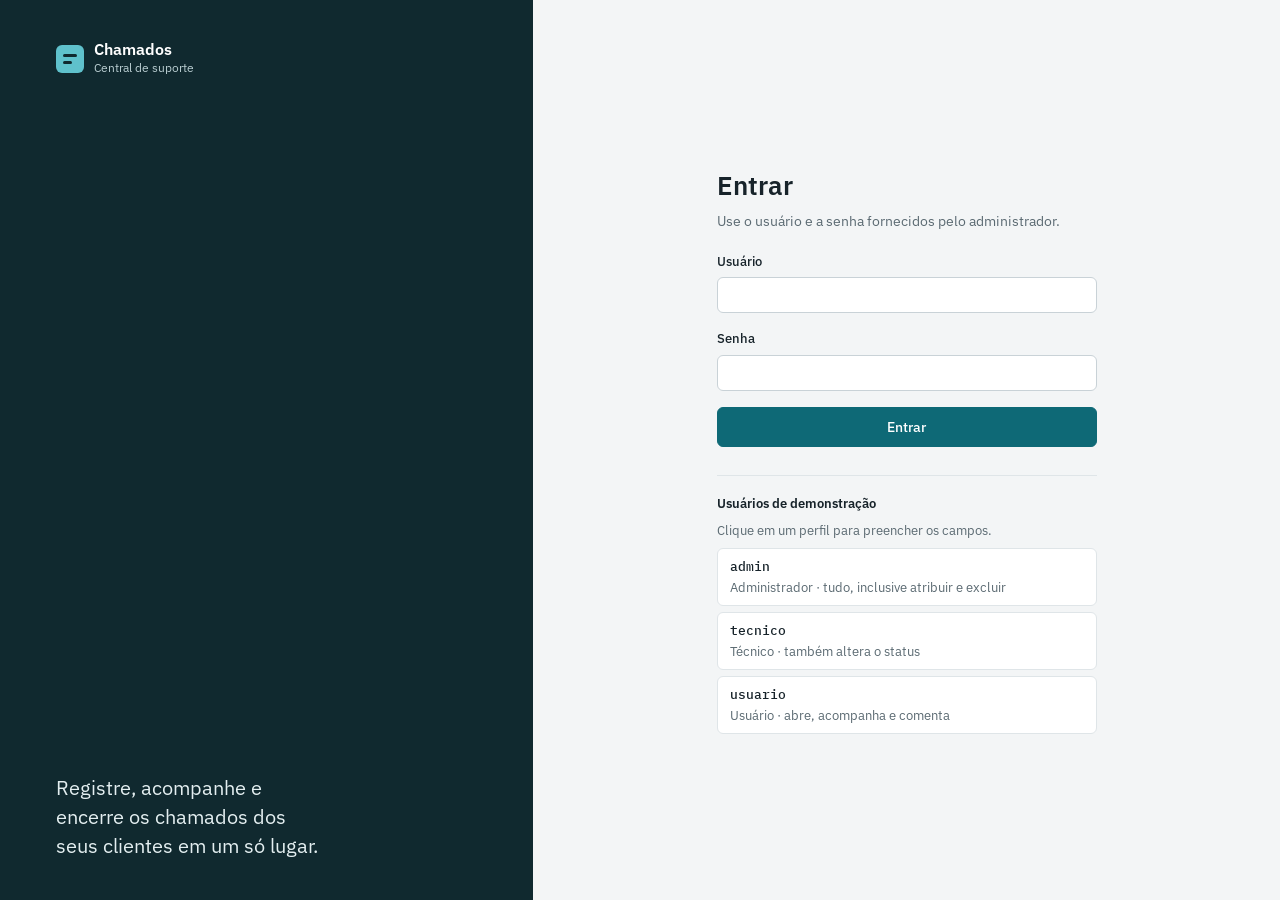
<file: src/main/resources/static/index.html>
<!DOCTYPE html>
<html lang="pt-BR">
<head>
  <meta charset="UTF-8">
  <meta name="viewport" content="width=device-width, initial-scale=1">
  <title>Central de Chamados</title>
  <link rel="icon" href="data:image/svg+xml,%3Csvg xmlns='http://www.w3.org/2000/svg' viewBox='0 0 28 28'%3E%3Crect width='28' height='28' rx='6' fill='%235fc1cc'/%3E%3Crect x='7' y='9' width='14' height='3' rx='1.5' fill='%2310292f'/%3E%3Crect x='7' y='16' width='9' height='3' rx='1.5' fill='%2310292f'/%3E%3C/svg%3E">
  <link rel="preconnect" href="https://fonts.googleapis.com">
  <link rel="preconnect" href="https://fonts.gstatic.com" crossorigin>
  <link rel="stylesheet" href="https://fonts.googleapis.com/css2?family=IBM+Plex+Mono:wght@500&family=IBM+Plex+Sans:wght@400;500;600&display=swap">
  <link rel="stylesheet" href="css/app.css">
</head>
<body>
  <div class="app">
    <aside class="lateral">
      <a class="marca" href="#/chamados">
        <span class="marca__simbolo" aria-hidden="true"></span>
        <span><strong>Chamados</strong><small>Central de suporte</small></span>
      </a>
      <nav class="menu" aria-label="Principal">
        <a href="#/chamados" data-secao="chamados">Chamados</a>
        <a href="#/clientes" data-secao="clientes">Clientes</a>
        <a href="#/categorias" data-secao="categorias">Categorias</a>
        <a href="#/tecnicos" data-secao="tecnicos">Técnicos</a>
      </nav>
      <div class="usuario" id="usuario"></div>
      <p class="lateral__rodape">Banco H2 em memória: os dados são apagados quando a aplicação reinicia.</p>
    </aside>
    <main id="conteudo" class="conteudo" tabindex="-1">
      <p class="carregando">Carregando…</p>
    </main>
  </div>
  <div id="avisos" class="avisos" aria-live="polite"></div>
  <script type="module" src="js/app.js"></script>
</body>
</html>
</file>
<file: src/main/resources/static/css/app.css>
:root {
  /* Layout: barra lateral fixa + área de trabalho; tabelas densas e painéis só onde há ação */
  --bg: #f3f5f6;
  --surface: #ffffff;
  --surface-2: #f7f9f9;
  --ink: #17232a;
  --muted: #5b6a72;
  --line: #dfe5e8;
  --line-strong: #c9d2d7;
  --hover: #f1f5f6;
  --accent: #0e6976;
  --accent-hover: #0b5862;
  --accent-ink: #ffffff;
  --accent-soft: #e1eff1;
  --side: #10292f;
  --side-ink: #b9cdd1;
  --side-mark: #5fc1cc;
  --danger: #b42318;
  --danger-soft: #fdeceb;
  --danger-line: #efc2be;
  --warn: #8a5300;
  --warn-soft: #fdf2df;

  --s-aberto: #1d5fbf;
  --s-aberto-bg: #e6eefb;
  --s-atend: #8f5400;
  --s-atend-bg: #fcf0d9;
  --s-aguard: #6a3d9e;
  --s-aguard-bg: #f0e9f9;
  --s-fechado: #55636b;
  --s-fechado-bg: #e9edef;

  --p-critica: #c0262d;
  --p-alta: #e07a1f;
  --p-media: #cfa425;
  --p-baixa: #9eabb1;

  --font-body: "IBM Plex Sans", system-ui, -apple-system, "Segoe UI", Roboto, sans-serif;
  --font-mono: "IBM Plex Mono", ui-monospace, Consolas, "Courier New", monospace;
  --radius: 6px;
}

@media (prefers-color-scheme: dark) {
  :root:not([data-theme="light"]) {
    color-scheme: dark;
    --bg: #0f171a;
    --surface: #162125;
    --surface-2: #1a272b;
    --ink: #e2e9eb;
    --muted: #93a4ab;
    --line: #253439;
    --line-strong: #33464c;
    --hover: #1c2a2f;
    --accent: #4fb4c1;
    --accent-hover: #6cc3ce;
    --accent-ink: #072327;
    --accent-soft: #163a40;
    --side: #0a1214;
    --side-ink: #95acb1;
    --danger: #f2877d;
    --danger-soft: #3a1d1b;
    --danger-line: #5e2c28;
    --warn: #f0b860;
    --warn-soft: #362817;
    --s-aberto: #8db6f2;
    --s-aberto-bg: #1b2b44;
    --s-atend: #f0b860;
    --s-atend-bg: #382a14;
    --s-aguard: #c3a5ec;
    --s-aguard-bg: #2c2140;
    --s-fechado: #a3b1b7;
    --s-fechado-bg: #243035;
  }
}

:root[data-theme="dark"] {
  color-scheme: dark;
  --bg: #0f171a;
  --surface: #162125;
  --surface-2: #1a272b;
  --ink: #e2e9eb;
  --muted: #93a4ab;
  --line: #253439;
  --line-strong: #33464c;
  --hover: #1c2a2f;
  --accent: #4fb4c1;
  --accent-hover: #6cc3ce;
  --accent-ink: #072327;
  --accent-soft: #163a40;
  --side: #0a1214;
  --side-ink: #95acb1;
  --danger: #f2877d;
  --danger-soft: #3a1d1b;
  --danger-line: #5e2c28;
  --warn: #f0b860;
  --warn-soft: #362817;
  --s-aberto: #8db6f2;
  --s-aberto-bg: #1b2b44;
  --s-atend: #f0b860;
  --s-atend-bg: #382a14;
  --s-aguard: #c3a5ec;
  --s-aguard-bg: #2c2140;
  --s-fechado: #a3b1b7;
  --s-fechado-bg: #243035;
}

/* ---------- base ---------- */
*, *::before, *::after { box-sizing: border-box; }
html, body { height: 100%; }
body {
  margin: 0;
  background: var(--bg);
  color: var(--ink);
  font: 15px/1.5 var(--font-body);
  -webkit-font-smoothing: antialiased;
}
a { color: var(--accent); }
h1, h2 { margin: 0; text-wrap: balance; }
:focus-visible { outline: 2px solid var(--accent); outline-offset: 2px; }
.visualmente-oculto {
  position: absolute; width: 1px; height: 1px; overflow: hidden;
  clip: rect(0 0 0 0); white-space: nowrap;
}

/* ---------- estrutura ---------- */
.app { display: grid; grid-template-columns: 228px minmax(0, 1fr); min-height: 100%; }

.lateral {
  background: var(--side);
  color: var(--side-ink);
  padding: 20px 14px;
  display: flex;
  flex-direction: column;
  gap: 28px;
  position: sticky;
  top: 0;
  height: 100vh;
}
.marca { display: flex; gap: 10px; align-items: center; color: #fff; text-decoration: none; padding: 0 8px; }
.marca strong { display: block; font-size: 16px; font-weight: 600; line-height: 1.2; }
.marca small { display: block; font-size: 12px; color: var(--side-ink); }
.marca__simbolo {
  flex: none; width: 28px; height: 28px; border-radius: 6px;
  background: var(--side-mark); position: relative;
}
.marca__simbolo::before, .marca__simbolo::after {
  content: ""; position: absolute; left: 7px; height: 3px; border-radius: 2px; background: var(--side);
}
.marca__simbolo::before { top: 9px; right: 7px; }
.marca__simbolo::after { top: 16px; right: 12px; }

.menu { display: flex; flex-direction: column; gap: 2px; }
.menu a {
  color: var(--side-ink); text-decoration: none; font-size: 14px; font-weight: 500;
  padding: 8px 10px; border-radius: var(--radius);
}
.menu a:hover { background: rgba(255, 255, 255, .06); color: #fff; }
.menu a[aria-current="page"] { background: rgba(255, 255, 255, .1); color: #fff; box-shadow: inset 3px 0 0 var(--side-mark); }
.lateral__rodape { margin: auto 0 0; padding: 0 8px; font-size: 12px; line-height: 1.45; opacity: .75; }

.conteudo { padding: 28px clamp(16px, 4vw, 40px) 64px; max-width: 1240px; width: 100%; outline: none; }
.conteudo[aria-busy="true"] { opacity: .55; transition: opacity .15s; }
.carregando { color: var(--muted); padding: 32px 0; margin: 0; }

/* ---------- cabeçalhos ---------- */
.trilha { display: flex; gap: 8px; font-size: 13px; color: var(--muted); margin-bottom: 10px; }
.trilha a { color: var(--muted); }
.cabecalho { display: flex; align-items: flex-end; justify-content: space-between; gap: 16px; flex-wrap: wrap; margin-bottom: 20px; }
.cabecalho h1 { font-size: 24px; font-weight: 600; line-height: 1.25; letter-spacing: -.01em; }
.cabecalho__sub { margin: 4px 0 0; color: var(--muted); font-size: 14px; }
.cabecalho__meta { display: flex; flex-wrap: wrap; align-items: center; gap: 8px 14px; margin: 10px 0 0; font-size: 13.5px; color: var(--muted); }
.cabecalho__acoes { display: flex; gap: 8px; }
.numero { margin: 0 0 4px; }

/* ---------- botões ---------- */
.botao {
  display: inline-flex; align-items: center; justify-content: center; gap: 6px;
  height: 36px; padding: 0 14px; border-radius: var(--radius);
  border: 1px solid var(--line-strong); background: var(--surface); color: var(--ink);
  font: 500 14px/1 var(--font-body); text-decoration: none; white-space: nowrap; cursor: pointer;
}
.botao:hover { background: var(--hover); }
.botao--primario { background: var(--accent); border-color: var(--accent); color: var(--accent-ink); }
.botao--primario:hover { background: var(--accent-hover); border-color: var(--accent-hover); }
.botao--perigo { color: var(--danger); border-color: var(--danger-line); }
.botao--perigo:hover { background: var(--danger-soft); }
.botao--confirmar, .botao--confirmar:hover { background: var(--danger); border-color: var(--danger); color: #fff; }
.botao--pequeno { height: 30px; padding: 0 10px; font-size: 13px; }
.botao:disabled { opacity: .6; cursor: progress; }
.botao[aria-disabled="true"] { opacity: .45; pointer-events: none; }
.link-discreto { font-size: 13px; color: var(--muted); align-self: center; }

/* ---------- painéis ---------- */
.painel { background: var(--surface); border: 1px solid var(--line); border-radius: 8px; padding: 20px; }
.painel--tabela { padding: 0; overflow: hidden; }
.painel__titulo { display: flex; align-items: center; gap: 8px; font-size: 14px; font-weight: 600; margin: 0 0 12px; }
.painel__topo { display: flex; justify-content: space-between; align-items: center; gap: 12px; padding: 12px 14px 12px 16px; border-bottom: 1px solid var(--line); }
.painel__topo .painel__titulo { margin: 0; }
.painel--nota { background: var(--surface-2); color: var(--muted); font-size: 14px; }
.painel--nota p { margin: 0; }
.contador {
  font: 500 12px/1.6 var(--font-mono); color: var(--muted);
  background: var(--surface-2); border: 1px solid var(--line); border-radius: 10px; padding: 0 7px;
}

/* ---------- abas e filtros ---------- */
.abas { display: flex; flex-wrap: wrap; gap: 2px; border-bottom: 1px solid var(--line); margin-bottom: 14px; }
.aba {
  padding: 8px 12px; margin-bottom: -1px; border-bottom: 2px solid transparent;
  color: var(--muted); text-decoration: none; font-size: 14px; font-weight: 500;
}
.aba:hover { color: var(--ink); }
.aba[aria-current="page"] { color: var(--ink); border-bottom-color: var(--accent); }
.filtros { display: flex; flex-wrap: wrap; align-items: flex-end; gap: 12px; margin-bottom: 14px; }
.filtros .campo { width: 190px; }
.filtros .campo > span { font-size: 12px; color: var(--muted); font-weight: 500; }
.filtros .busca { width: min(340px, 100%); }

/* ---------- campos ---------- */
.campo { display: flex; flex-direction: column; gap: 6px; min-width: 0; margin: 0; padding: 0; border: 0; }
.campo > label, .campo > legend { font-size: 13px; font-weight: 500; padding: 0; }
.campo > legend { margin-bottom: 6px; }
input, select, textarea {
  width: 100%; font: inherit; font-size: 14px; color: var(--ink);
  background: var(--surface); border: 1px solid var(--line-strong); border-radius: var(--radius);
  padding: 8px 10px;
}
input, select { height: 36px; }
select {
  appearance: none; padding-right: 32px; cursor: pointer;
  background-image: url("data:image/svg+xml,%3Csvg xmlns='http://www.w3.org/2000/svg' width='10' height='6' viewBox='0 0 10 6'%3E%3Cpath d='M1 1l4 4 4-4' fill='none' stroke='%237d8d94' stroke-width='1.5'/%3E%3C/svg%3E");
  background-repeat: no-repeat; background-position: right 11px center;
}
textarea { resize: vertical; line-height: 1.5; }
input:focus, select:focus, textarea:focus { outline: none; border-color: var(--accent); box-shadow: 0 0 0 3px var(--accent-soft); }
[aria-invalid="true"] { border-color: var(--danger); }
.campo__ajuda { margin: 0; font-size: 12.5px; color: var(--muted); }
.campo__erro { margin: 0; font-size: 12.5px; color: var(--danger); }
.campo__erro:empty { display: none; }
.erro-geral { margin: 0; padding: 10px 12px; border-radius: var(--radius); background: var(--danger-soft); color: var(--danger); font-size: 14px; }
.alerta { margin: 0 0 16px; padding: 10px 14px; border-radius: var(--radius); background: var(--warn-soft); color: var(--warn); font-size: 14px; }
.alerta a { color: inherit; font-weight: 600; }

.segmentado { display: flex; flex-wrap: wrap; gap: 8px; }
.segmentado__op { position: relative; }
.segmentado__op input { position: absolute; opacity: 0; width: 1px; height: 1px; }
.segmentado__op span {
  display: inline-flex; align-items: center; gap: 8px; height: 34px; padding: 0 14px;
  border: 1px solid var(--line-strong); border-radius: var(--radius); background: var(--surface);
  font-size: 14px; cursor: pointer;
}
.segmentado__op span::before { content: ""; width: 8px; height: 8px; border-radius: 2px; background: var(--pc); }
.segmentado__op input:checked + span { border-color: var(--accent); box-shadow: 0 0 0 1px var(--accent); background: var(--accent-soft); }
.segmentado__op input:focus-visible + span { outline: 2px solid var(--accent); outline-offset: 2px; }

/* ---------- formulários ---------- */
.formulario { display: grid; gap: 18px; max-width: 720px; padding: 24px; }
.formulario__acoes { display: flex; gap: 10px; flex-wrap: wrap; }
.grade-2 { display: grid; grid-template-columns: 1fr 1fr; gap: 16px; }

/* ---------- tabelas ---------- */
.tabela-rolagem { overflow-x: auto; }
.tabela { width: 100%; border-collapse: collapse; font-size: 14px; }
.tabela th {
  text-align: left; font-size: 12px; font-weight: 500; color: var(--muted); white-space: nowrap;
  padding: 10px 14px; background: var(--surface-2); border-bottom: 1px solid var(--line);
}
.tabela td { padding: 11px 14px; border-bottom: 1px solid var(--line); vertical-align: middle; }
.tabela tbody tr:last-child td { border-bottom: 0; }
.tabela tbody tr[data-href] { cursor: pointer; }
.tabela tbody tr:hover td { background: var(--hover); }
.tabela .linha--editando td { background: var(--accent-soft); }
.tabela__titulo { display: block; color: var(--ink); font-weight: 500; text-decoration: none; }
.tabela__titulo:hover { text-decoration: underline; }
.tabela__sub { display: block; font-size: 12.5px; color: var(--muted); }
.tabela--chamados td:first-child { box-shadow: inset 3px 0 0 var(--pc, transparent); }
.acoes-linha { display: flex; justify-content: flex-end; gap: 6px; }
.mono { font-family: var(--font-mono); font-size: 13px; color: var(--muted); font-variant-numeric: tabular-nums; }

.paginacao {
  display: flex; flex-wrap: wrap; justify-content: space-between; align-items: center; gap: 12px;
  padding: 10px 14px; border-top: 1px solid var(--line); font-size: 13px; color: var(--muted);
}
.paginacao__botoes { display: flex; gap: 8px; }

/* ---------- marcadores de estado ---------- */
.status {
  display: inline-flex; align-items: center; gap: 6px; white-space: nowrap;
  padding: 2px 9px 2px 8px; border-radius: 999px; font-size: 12.5px; font-weight: 500;
  color: var(--c); background: var(--cbg);
}
.status::before { content: ""; width: 6px; height: 6px; border-radius: 50%; background: currentColor; }
.status--aberto { --c: var(--s-aberto); --cbg: var(--s-aberto-bg); }
.status--em_atendimento { --c: var(--s-atend); --cbg: var(--s-atend-bg); }
.status--aguardando_cliente { --c: var(--s-aguard); --cbg: var(--s-aguard-bg); }
.status--fechado { --c: var(--s-fechado); --cbg: var(--s-fechado-bg); }

.prio { display: inline-flex; align-items: center; gap: 7px; white-space: nowrap; font-size: 13.5px; }
.prio::before { content: ""; width: 8px; height: 8px; border-radius: 2px; background: var(--pc); }
.prio--critica { font-weight: 600; }
.p--critica { --pc: var(--p-critica); }
.p--alta { --pc: var(--p-alta); }
.p--media { --pc: var(--p-media); }
.p--baixa { --pc: var(--p-baixa); }

.perfil {
  display: inline-block; font-size: 12.5px; font-weight: 500; padding: 1px 8px; border-radius: 4px;
  background: var(--surface-2); border: 1px solid var(--line); color: var(--muted);
}
.perfil--admin { background: var(--accent-soft); border-color: transparent; color: var(--accent); }

.vazio { margin: 0; padding: 44px 20px; text-align: center; color: var(--muted); }
.vazio h2 { font-size: 16px; color: var(--ink); margin-bottom: 6px; }
.vazio p { margin: 0 0 16px; }
.vazio p:last-child { margin-bottom: 0; }
.vazio-inline { color: var(--muted); }

/* ---------- detalhe do chamado ---------- */
.detalhe { display: grid; grid-template-columns: minmax(0, 1fr) 300px; gap: 20px; align-items: start; }
.detalhe__principal, .detalhe__lateral { display: grid; gap: 16px; }
.texto-livre { margin: 0; white-space: pre-wrap; max-width: 68ch; }
.linha-tempo { list-style: none; margin: 0 0 20px; padding: 0; display: grid; gap: 18px; }
.linha-tempo__item { display: grid; grid-template-columns: 32px minmax(0, 1fr); gap: 12px; }
.linha-tempo__meta { margin: 0 0 2px; font-size: 13px; color: var(--muted); }
.linha-tempo__meta strong { color: var(--ink); font-weight: 600; margin-right: 6px; }
.avatar {
  width: 32px; height: 32px; border-radius: 50%; display: grid; place-items: center;
  background: var(--accent-soft); color: var(--accent); font-size: 12px; font-weight: 600;
}
.form-comentario { display: grid; gap: 12px; padding-top: 16px; border-top: 1px solid var(--line); }
.form-comentario__rodape { display: flex; flex-wrap: wrap; align-items: flex-end; gap: 12px; }
.form-comentario__rodape .campo { flex: 1 1 200px; max-width: 280px; }
.nota { margin: 0; font-size: 13.5px; color: var(--muted); }
.dados { margin: 0; display: grid; gap: 12px; }
.dados div { display: grid; gap: 1px; }
.dados dt { font-size: 12px; color: var(--muted); }
.dados dd { margin: 0; font-size: 14px; }
.acao { display: grid; gap: 6px; }
.acao + .acao { margin-top: 16px; }
.acao > label { font-size: 13px; font-weight: 500; }
.acao__linha { display: flex; gap: 8px; }
.acao ~ .erro-geral { margin-top: 14px; }

/* ---------- cadastros simples ---------- */
.cadastro { display: grid; grid-template-columns: minmax(0, 1fr) 320px; gap: 20px; align-items: start; }
.cadastro__form { display: grid; gap: 14px; position: sticky; top: 20px; }
.cadastro__form .painel__titulo { margin: 0; }

/* ---------- usuário logado (barra lateral) ---------- */
.usuario { margin-top: auto; display: grid; gap: 10px; padding: 12px 8px 0; border-top: 1px solid rgba(255, 255, 255, .1); }
.usuario__nome { display: flex; align-items: center; gap: 10px; color: #fff; font-size: 14px; font-weight: 500; }
.usuario__nome small { display: block; color: var(--side-ink); font-size: 12px; font-weight: 400; }
.usuario .avatar { background: rgba(255, 255, 255, .12); color: #fff; }
.usuario__sair {
  justify-self: start; background: none; border: 0; padding: 0; cursor: pointer;
  color: var(--side-ink); font: 500 13px var(--font-body); text-decoration: underline;
}
.usuario__sair:hover { color: #fff; }
.usuario + .lateral__rodape { margin-top: 0; }

/* ---------- página de login ---------- */
.entrada { display: grid; grid-template-columns: minmax(0, 5fr) minmax(0, 7fr); min-height: 100%; }
.entrada__marca {
  background: var(--side); color: var(--side-ink); padding: 40px clamp(24px, 5vw, 56px);
  display: flex; flex-direction: column; justify-content: space-between; gap: 32px;
}
.entrada__marca .marca { padding: 0; }
.entrada__texto { margin: 0; max-width: 32ch; font-size: 20px; line-height: 1.45; color: #e3eef0; text-wrap: balance; }
.entrada__conteudo { display: grid; place-items: center; padding: 40px 16px; }
.entrada__form { width: min(380px, 100%); display: grid; gap: 16px; }
.entrada__form h1 { font-size: 26px; font-weight: 600; }
.entrada__form .cabecalho__sub { margin: -10px 0 4px; }
.entrada__form .alerta { margin: 0; }
.botao--largo { width: 100%; height: 40px; }
.demo { margin-top: 12px; padding-top: 18px; border-top: 1px solid var(--line); display: grid; gap: 8px; }
.demo h2 { font-size: 13px; font-weight: 600; }
.demo__lista { list-style: none; margin: 0; padding: 0; display: grid; gap: 6px; }
.demo__lista button {
  width: 100%; display: grid; gap: 1px; text-align: left; cursor: pointer;
  padding: 8px 12px; border: 1px solid var(--line); border-radius: var(--radius);
  background: var(--surface); color: var(--ink); font: inherit; font-size: 13px;
}
.demo__lista button:hover { border-color: var(--accent); background: var(--accent-soft); }
.demo__lista strong { font-family: var(--font-mono); font-weight: 500; }
.demo__lista span { color: var(--muted); }
@media (max-width: 760px) {
  .entrada { grid-template-columns: minmax(0, 1fr); }
  .entrada__marca { padding: 20px 16px; }
  .entrada__texto { font-size: 16px; }
}

/* ---------- avisos ---------- */
.avisos { position: fixed; right: 20px; bottom: 20px; z-index: 10; display: grid; gap: 8px; }
.aviso {
  max-width: 360px; padding: 10px 14px; border-radius: var(--radius); font-size: 14px;
  background: var(--ink); color: var(--bg); box-shadow: 0 8px 24px rgba(0, 0, 0, .18);
}
.aviso--erro { background: var(--danger); color: #fff; }

/* ---------- responsivo ---------- */
@media (max-width: 960px) {
  .detalhe, .cadastro { grid-template-columns: minmax(0, 1fr); }
  .cadastro__form { position: static; }
}
@media (max-width: 760px) {
  .app { grid-template-columns: minmax(0, 1fr); }
  .lateral { position: static; height: auto; flex-direction: row; flex-wrap: wrap; align-items: center; gap: 12px 20px; padding: 12px 16px; }
  .menu { flex-direction: row; flex-wrap: wrap; }
  .menu a[aria-current="page"] { box-shadow: inset 0 -2px 0 var(--side-mark); }
  .lateral__rodape { display: none; }
  .usuario { margin-top: 0; margin-left: auto; padding: 0; border: 0; grid-auto-flow: column; align-items: center; }
  .usuario__nome small { display: none; }
  .grade-2 { grid-template-columns: minmax(0, 1fr); }
  .filtros .campo { width: 100%; }
}
@media (prefers-reduced-motion: reduce) {
  * { transition: none !important; animation: none !important; }
}
</file>
